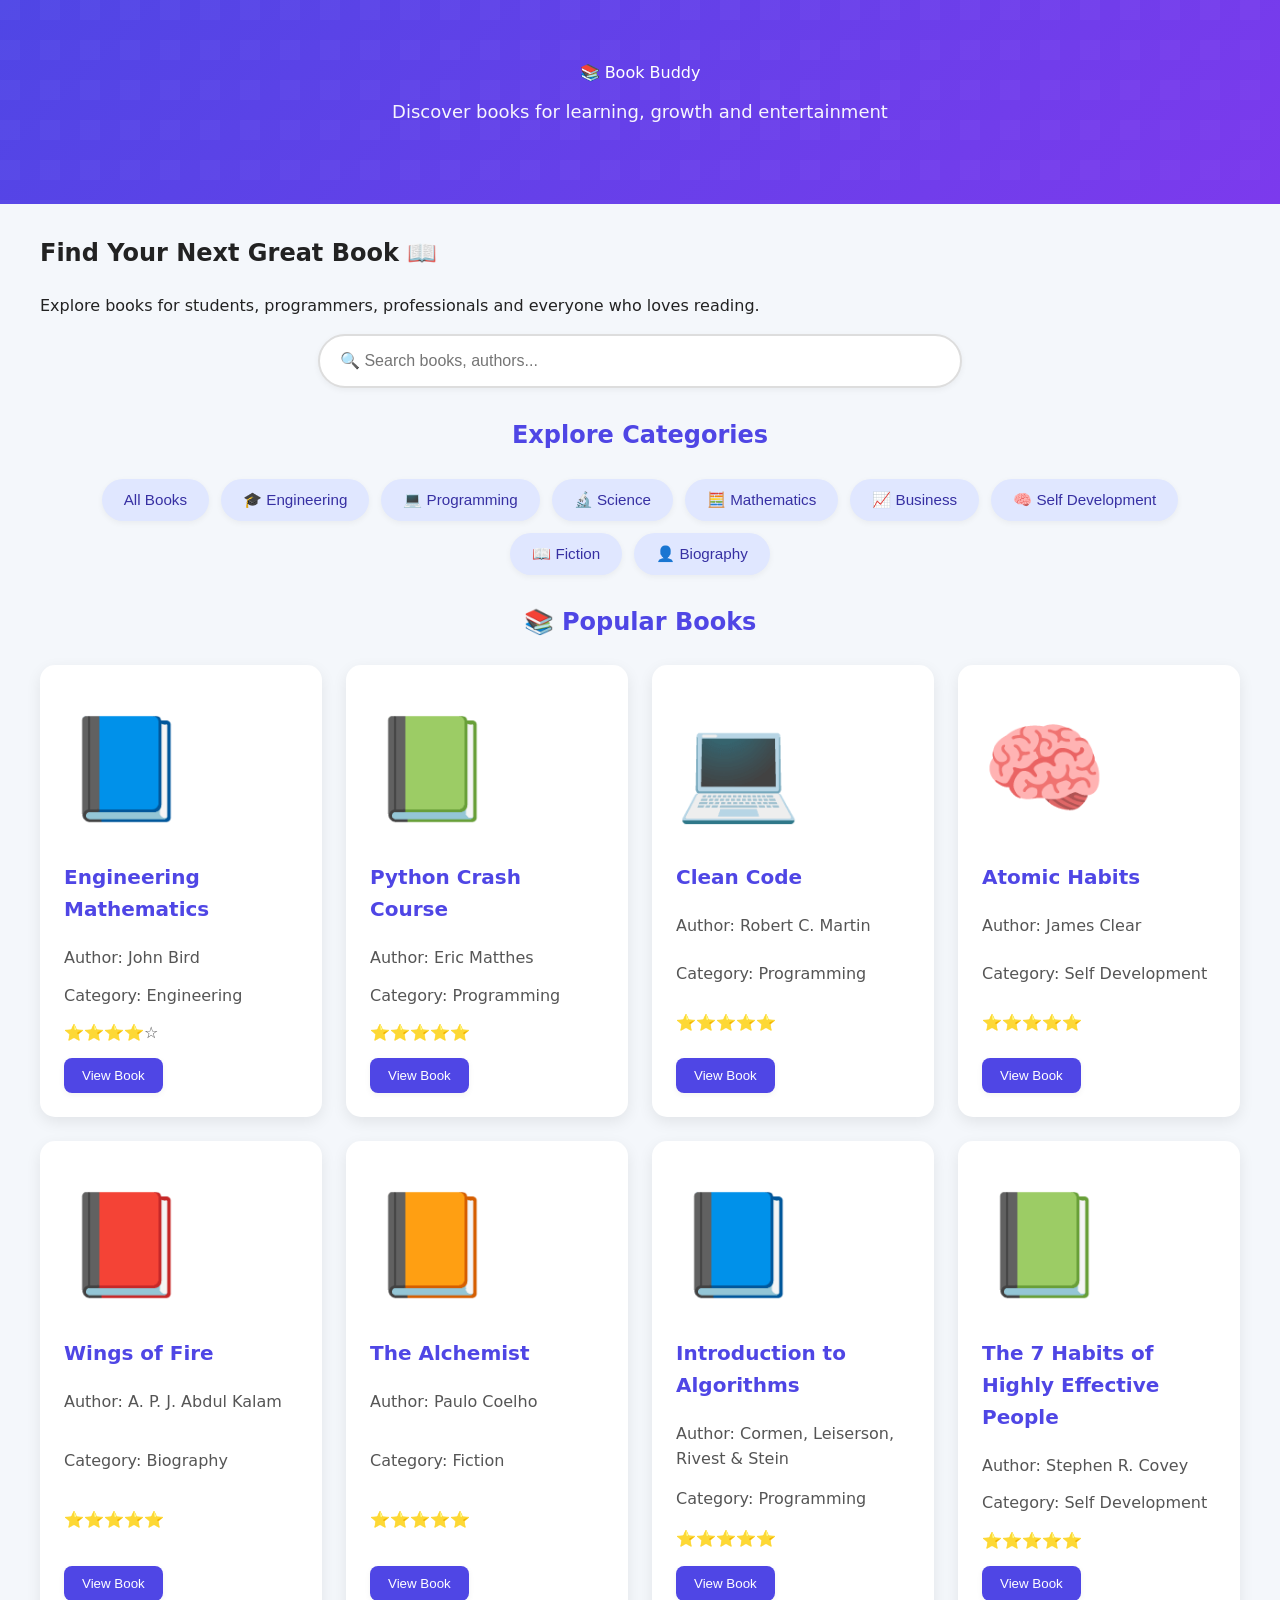
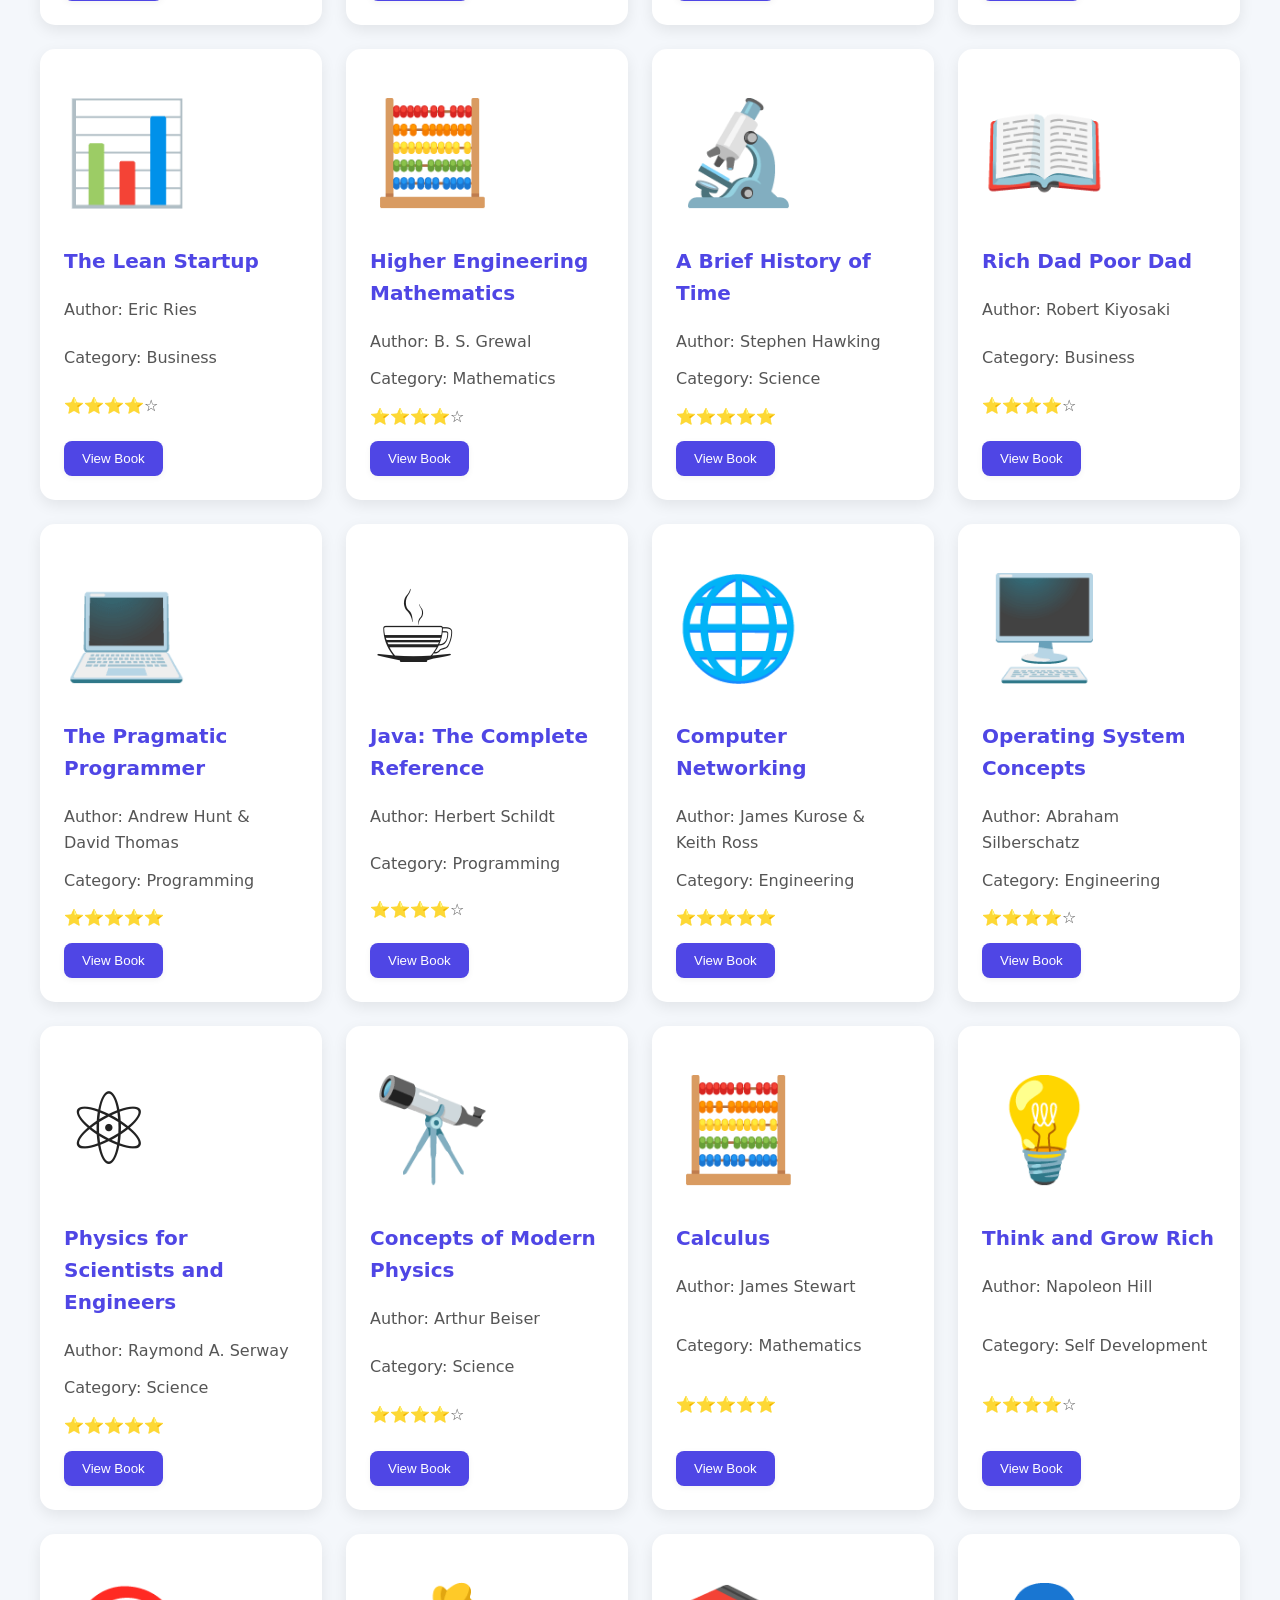
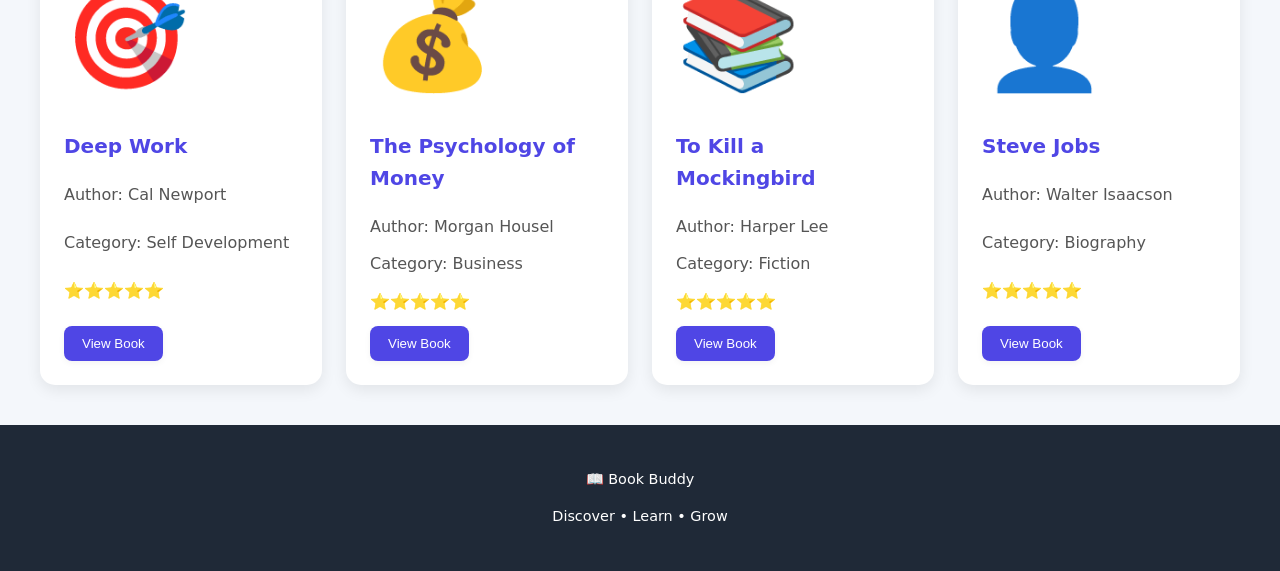
<file: index.html>
<!DOCTYPE html>

<html lang="en">

<head>

<meta charset="UTF-8">

<meta name="viewport" content="width=device-width, initial-scale=1.0">

<title>Book Buddy - Discover Your Next Book</title>

<link rel="stylesheet" href="style.css">

</head>


<body>


<!-- ================= HEADER ================= -->

<header>

    <div class="logo">
        📚 Book Buddy
    </div>

    <p>
        Discover books for learning, growth and entertainment
    </p>

</header>



<!-- ================= MAIN ================= -->

<main>


<!-- ================= HERO SECTION ================= -->

<section class="hero">

    <h1>
        Find Your Next Great Book 📖
    </h1>

    <p>
        Explore books for students, programmers, professionals
        and everyone who loves reading.
    </p>

</section>



<!-- ================= SEARCH ================= -->

<section class="search-section">

    <input
        type="text"
        id="searchBox"
        placeholder="🔍 Search books, authors..."
        onkeyup="searchBooks()"
    >

</section>



<!-- ================= CATEGORIES ================= -->

<section>

    <h2>Explore Categories</h2>


    <div class="categories">

        <button onclick="filterBooks('all')">
            All Books
        </button>

        <button onclick="filterBooks('Engineering')">
            🎓 Engineering
        </button>

        <button onclick="filterBooks('Programming')">
            💻 Programming
        </button>

        <button onclick="filterBooks('Science')">
            🔬 Science
        </button>

        <button onclick="filterBooks('Mathematics')">
            🧮 Mathematics
        </button>

        <button onclick="filterBooks('Business')">
            📈 Business
        </button>

        <button onclick="filterBooks('Self Development')">
            🧠 Self Development
        </button>

        <button onclick="filterBooks('Fiction')">
            📖 Fiction
        </button>

        <button onclick="filterBooks('Biography')">
            👤 Biography
        </button>

    </div>

</section>



<!-- ================= BOOK SECTION ================= -->

<section>

    <h2>📚 Popular Books</h2>


    <div class="books">


        <!-- ================= BOOK 1 ================= -->

        <div class="book">

            <div class="book-icon">
                📘
            </div>

            <h3>
                Engineering Mathematics
            </h3>

            <p>
                Author: John Bird
            </p>

            <p>
                Category: Engineering
            </p>

            <p class="rating">
                ⭐⭐⭐⭐☆
            </p>

            <a href="book.html?id=engineering-mathematics">
                <button>
                    View Book
                </button>
            </a>

        </div>



        <!-- ================= BOOK 2 ================= -->

        <div class="book">

            <div class="book-icon">
                📗
            </div>

            <h3>
                Python Crash Course
            </h3>

            <p>
                Author: Eric Matthes
            </p>

            <p>
                Category: Programming
            </p>

            <p class="rating">
                ⭐⭐⭐⭐⭐
            </p>

            <a href="book.html?id=python-crash-course">
                <button>
                    View Book
                </button>
            </a>

        </div>



        <!-- ================= BOOK 3 ================= -->

        <div class="book">

            <div class="book-icon">
                💻
            </div>

            <h3>
                Clean Code
            </h3>

            <p>
                Author: Robert C. Martin
            </p>

            <p>
                Category: Programming
            </p>

            <p class="rating">
                ⭐⭐⭐⭐⭐
            </p>

            <a href="book.html?id=clean-code">
                <button>
                    View Book
                </button>
            </a>

        </div>



        <!-- ================= BOOK 4 ================= -->

        <div class="book">

            <div class="book-icon">
                🧠
            </div>

            <h3>
                Atomic Habits
            </h3>

            <p>
                Author: James Clear
            </p>

            <p>
                Category: Self Development
            </p>

            <p class="rating">
                ⭐⭐⭐⭐⭐
            </p>

            <a href="book.html?id=atomic-habits">
                <button>
                    View Book
                </button>
            </a>

        </div>



        <!-- ================= BOOK 5 ================= -->

        <div class="book">

            <div class="book-icon">
                📕
            </div>

            <h3>
                Wings of Fire
            </h3>

            <p>
                Author: A. P. J. Abdul Kalam
            </p>

            <p>
                Category: Biography
            </p>

            <p class="rating">
                ⭐⭐⭐⭐⭐
            </p>

            <a href="book.html?id=wings-of-fire">
                <button>
                    View Book
                </button>
            </a>

        </div>



        <!-- ================= BOOK 6 ================= -->

        <div class="book">

            <div class="book-icon">
                📙
            </div>

            <h3>
                The Alchemist
            </h3>

            <p>
                Author: Paulo Coelho
            </p>

            <p>
                Category: Fiction
            </p>

            <p class="rating">
                ⭐⭐⭐⭐⭐
            </p>

            <a href="book.html?id=the-alchemist">
                <button>
                    View Book
                </button>
            </a>

        </div>



        <!-- ================= BOOK 7 ================= -->

        <div class="book">

            <div class="book-icon">
                📘
            </div>

            <h3>
                Introduction to Algorithms
            </h3>

            <p>
                Author: Cormen, Leiserson, Rivest & Stein
            </p>

            <p>
                Category: Programming
            </p>

            <p class="rating">
                ⭐⭐⭐⭐⭐
            </p>

            <a href="book.html?id=introduction-to-algorithms">
                <button>
                    View Book
                </button>
            </a>

        </div>



        <!-- ================= BOOK 8 ================= -->

        <div class="book">

            <div class="book-icon">
                📗
            </div>

            <h3>
                The 7 Habits of Highly Effective People
            </h3>

            <p>
                Author: Stephen R. Covey
            </p>

            <p>
                Category: Self Development
            </p>

            <p class="rating">
                ⭐⭐⭐⭐⭐
            </p>

            <a href="book.html?id=7-habits">
                <button>
                    View Book
                </button>
            </a>

        </div>



        <!-- ================= BOOK 9 ================= -->

        <div class="book">

            <div class="book-icon">
                📊
            </div>

            <h3>
                The Lean Startup
            </h3>

            <p>
                Author: Eric Ries
            </p>

            <p>
                Category: Business
            </p>

            <p class="rating">
                ⭐⭐⭐⭐☆
            </p>

            <a href="book.html?id=lean-startup">
                <button>
                    View Book
                </button>
            </a>

        </div>



        <!-- ================= BOOK 10 ================= -->

        <div class="book">

            <div class="book-icon">
                🧮
            </div>

            <h3>
                Higher Engineering Mathematics
            </h3>

            <p>
                Author: B. S. Grewal
            </p>

            <p>
                Category: Mathematics
            </p>

            <p class="rating">
                ⭐⭐⭐⭐☆
            </p>

            <a href="book.html?id=higher-engineering-mathematics">
                <button>
                    View Book
                </button>
            </a>

        </div>



        <!-- ================= BOOK 11 ================= -->

        <div class="book">

            <div class="book-icon">
                🔬
            </div>

            <h3>
                A Brief History of Time
            </h3>

            <p>
                Author: Stephen Hawking
            </p>

            <p>
                Category: Science
            </p>

            <p class="rating">
                ⭐⭐⭐⭐⭐
            </p>

            <a href="book.html?id=brief-history-of-time">
                <button>
                    View Book
                </button>
            </a>

        </div>



        <!-- ================= BOOK 12 ================= -->

        <div class="book">

            <div class="book-icon">
                📖
            </div>

            <h3>
                Rich Dad Poor Dad
            </h3>

            <p>
                Author: Robert Kiyosaki
            </p>

            <p>
                Category: Business
            </p>

            <p class="rating">
                ⭐⭐⭐⭐☆
            </p>

            <a href="book.html?id=rich-dad-poor-dad">
                <button>
                    View Book
                </button>
            </a>

        </div>



        <!-- ================================================= -->
        <!-- NEW BOOKS -->
        <!-- ================================================= -->



        <!-- ================= BOOK 13 ================= -->

        <div class="book">

            <div class="book-icon">
                💻
            </div>

            <h3>
                The Pragmatic Programmer
            </h3>

            <p>
                Author: Andrew Hunt & David Thomas
            </p>

            <p>
                Category: Programming
            </p>

            <p class="rating">
                ⭐⭐⭐⭐⭐
            </p>

            <a href="book.html?id=pragmatic-programmer">
                <button>
                    View Book
                </button>
            </a>

        </div>



        <!-- ================= BOOK 14 ================= -->

        <div class="book">

            <div class="book-icon">
                ☕
            </div>

            <h3>
                Java: The Complete Reference
            </h3>

            <p>
                Author: Herbert Schildt
            </p>

            <p>
                Category: Programming
            </p>

            <p class="rating">
                ⭐⭐⭐⭐☆
            </p>

            <a href="book.html?id=java-complete-reference">
                <button>
                    View Book
                </button>
            </a>

        </div>



        <!-- ================= BOOK 15 ================= -->

        <div class="book">

            <div class="book-icon">
                🌐
            </div>

            <h3>
                Computer Networking
            </h3>

            <p>
                Author: James Kurose & Keith Ross
            </p>

            <p>
                Category: Engineering
            </p>

            <p class="rating">
                ⭐⭐⭐⭐⭐
            </p>

            <a href="book.html?id=computer-networking">
                <button>
                    View Book
                </button>
            </a>

        </div>



        <!-- ================= BOOK 16 ================= -->

        <div class="book">

            <div class="book-icon">
                🖥️
            </div>

            <h3>
                Operating System Concepts
            </h3>

            <p>
                Author: Abraham Silberschatz
            </p>

            <p>
                Category: Engineering
            </p>

            <p class="rating">
                ⭐⭐⭐⭐☆
            </p>

            <a href="book.html?id=operating-system-concepts">
                <button>
                    View Book
                </button>
            </a>

        </div>



        <!-- ================= BOOK 17 ================= -->

        <div class="book">

            <div class="book-icon">
                ⚛️
            </div>

            <h3>
                Physics for Scientists and Engineers
            </h3>

            <p>
                Author: Raymond A. Serway
            </p>

            <p>
                Category: Science
            </p>

            <p class="rating">
                ⭐⭐⭐⭐⭐
            </p>

            <a href="book.html?id=physics-scientists-engineers">
                <button>
                    View Book
                </button>
            </a>

        </div>



        <!-- ================= BOOK 18 ================= -->

        <div class="book">

            <div class="book-icon">
                🔭
            </div>

            <h3>
                Concepts of Modern Physics
            </h3>

            <p>
                Author: Arthur Beiser
            </p>

            <p>
                Category: Science
            </p>

            <p class="rating">
                ⭐⭐⭐⭐☆
            </p>

            <a href="book.html?id=concepts-modern-physics">
                <button>
                    View Book
                </button>
            </a>

        </div>



        <!-- ================= BOOK 19 ================= -->

        <div class="book">

            <div class="book-icon">
                🧮
            </div>

            <h3>
                Calculus
            </h3>

            <p>
                Author: James Stewart
            </p>

            <p>
                Category: Mathematics
            </p>

            <p class="rating">
                ⭐⭐⭐⭐⭐
            </p>

            <a href="book.html?id=calculus">
                <button>
                    View Book
                </button>
            </a>

        </div>



        <!-- ================= BOOK 20 ================= -->

        <div class="book">

            <div class="book-icon">
                💡
            </div>

            <h3>
                Think and Grow Rich
            </h3>

            <p>
                Author: Napoleon Hill
            </p>

            <p>
                Category: Self Development
            </p>

            <p class="rating">
                ⭐⭐⭐⭐☆
            </p>

            <a href="book.html?id=think-and-grow-rich">
                <button>
                    View Book
                </button>
            </a>

        </div>



        <!-- ================= BOOK 21 ================= -->

        <div class="book">

            <div class="book-icon">
                🎯
            </div>

            <h3>
                Deep Work
            </h3>

            <p>
                Author: Cal Newport
            </p>

            <p>
                Category: Self Development
            </p>

            <p class="rating">
                ⭐⭐⭐⭐⭐
            </p>

            <a href="book.html?id=deep-work">
                <button>
                    View Book
                </button>
            </a>

        </div>



        <!-- ================= BOOK 22 ================= -->

        <div class="book">

            <div class="book-icon">
                💰
            </div>

            <h3>
                The Psychology of Money
            </h3>

            <p>
                Author: Morgan Housel
            </p>

            <p>
                Category: Business
            </p>

            <p class="rating">
                ⭐⭐⭐⭐⭐
            </p>

            <a href="book.html?id=psychology-of-money">
                <button>
                    View Book
                </button>
            </a>

        </div>



        <!-- ================= BOOK 23 ================= -->

        <div class="book">

            <div class="book-icon">
                📚
            </div>

            <h3>
                To Kill a Mockingbird
            </h3>

            <p>
                Author: Harper Lee
            </p>

            <p>
                Category: Fiction
            </p>

            <p class="rating">
                ⭐⭐⭐⭐⭐
            </p>

            <a href="book.html?id=to-kill-a-mockingbird">
                <button>
                    View Book
                </button>
            </a>

        </div>



        <!-- ================= BOOK 24 ================= -->

        <div class="book">

            <div class="book-icon">
                👤
            </div>

            <h3>
                Steve Jobs
            </h3>

            <p>
                Author: Walter Isaacson
            </p>

            <p>
                Category: Biography
            </p>

            <p class="rating">
                ⭐⭐⭐⭐⭐
            </p>

            <a href="book.html?id=steve-jobs">
                <button>
                    View Book
                </button>
            </a>

        </div>


    </div>

</section>


</main>



<!-- ================= FOOTER ================= -->

<footer>

    <p>
        📖 Book Buddy
    </p>

    <p>
        Discover • Learn • Grow
    </p>

</footer>



<script src="script.js"></script>

</body>

</html>
</file>
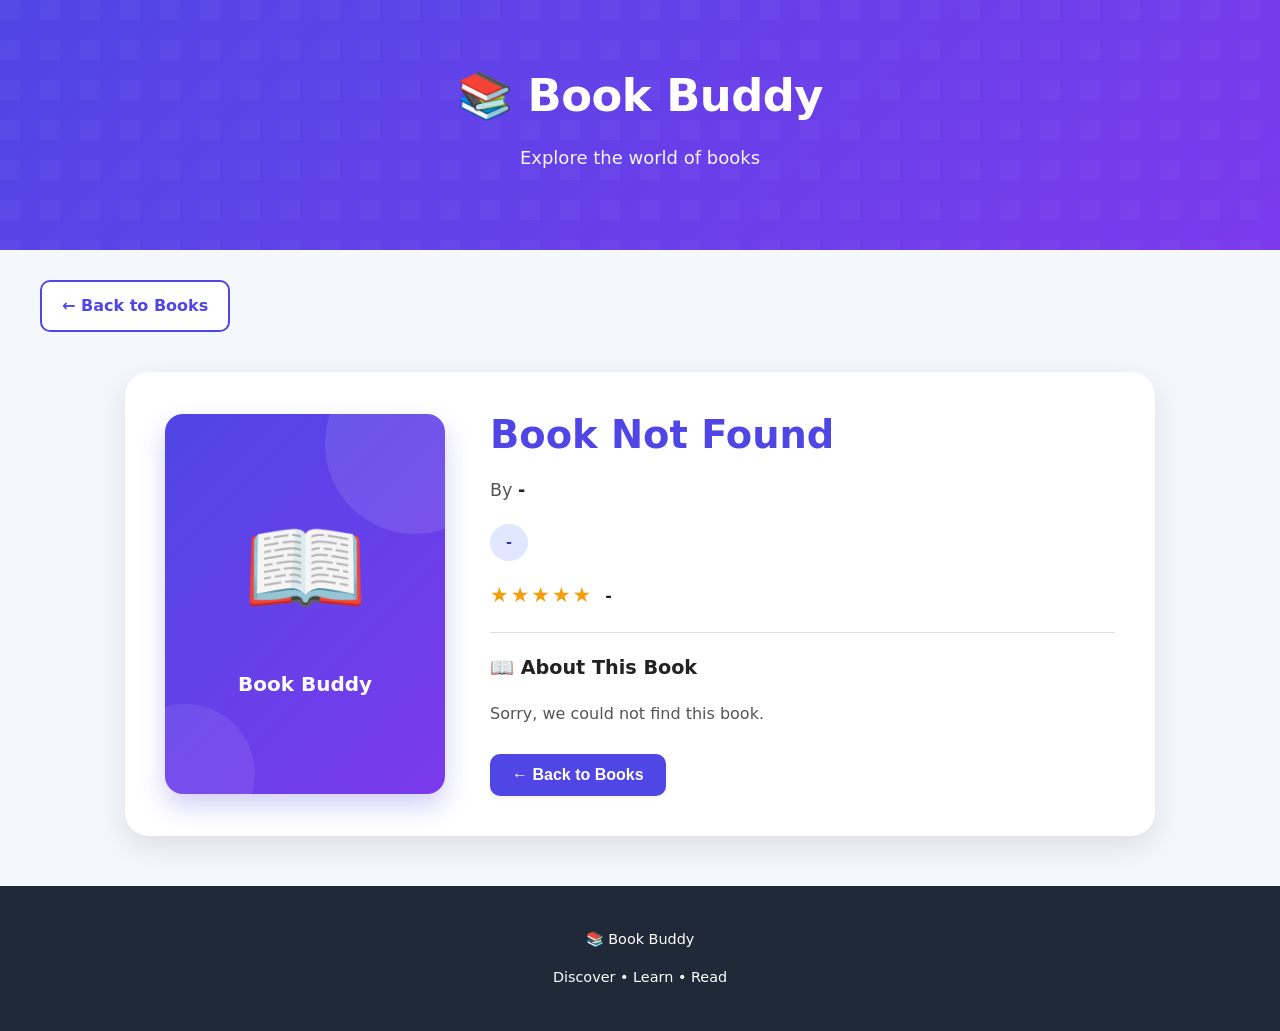
<file: book.html>
<!DOCTYPE html>
<html lang="en">

<head>
    <meta charset="UTF-8">
    <meta name="viewport" content="width=device-width, initial-scale=1.0">

    <title>Book Details - Book Buddy</title>

    <link rel="stylesheet" href="style.css">
</head>

<body>

    <!-- Header -->
    <header>
        <h1>📚 Book Buddy</h1>
        <p>Explore the world of books</p>
    </header>

    <main>

        <!-- Back Button -->
        <a href="index.html" class="back-button">
            ← Back to Books
        </a>

        <!-- Book Details Card -->
        <div class="book-details">

            <!-- Book Cover -->
            <div class="book-cover">
                <div class="book-icon">📖</div>
                <p>Book Buddy</p>
            </div>

            <!-- Book Information -->
            <div class="book-info">

                <h2 id="bookTitle">Loading...</h2>

                <p class="author">
                    By <span id="bookAuthor">Loading...</span>
                </p>

                <!-- Category -->
                <span class="category-badge" id="bookCategory">
                    Loading...
                </span>

                <!-- Rating -->
                <div class="rating-box">
                    <span class="stars">★★★★★</span>
                    <span id="bookRating">4.5</span>
                </div>

                <hr>

                <!-- Description -->
                <h3>📖 About This Book</h3>

                <p id="bookDescription" class="description">
                    Loading book description...
                </p>

                <!-- Action Buttons -->
                <div class="book-actions">
                    <button onclick="goBack()" class="primary-button">
                        ← Back to Books
                    </button>
                </div>

            </div>

        </div>

    </main>

    <!-- Footer -->
    <footer>
        <p>📚 Book Buddy</p>
        <p>Discover • Learn • Read</p>
    </footer>

    <script src="script.js"></script>

</body>

</html>
</file>
<file: style.css>
:root {
    --primary: #4f46e5;
    --primary-dark: #3730a3;
    --primary-light: #e0e7ff;
    --accent: #7c3aed;
    --background: #f4f7fb;
    --card-bg: #ffffff;
    --text: #222222;
    --text-muted: #555555;
    --border: #dddddd;

    --shadow-sm: 0 2px 6px rgba(0,0,0,0.05);
    --shadow-md: 0 5px 15px rgba(0,0,0,0.08);
    --shadow-lg: 0 10px 25px rgba(0,0,0,0.12);

    --radius-sm: 8px;
    --radius-md: 15px;
    --radius-lg: 30px;

    --transition: 0.2s ease;

    --font-sans: system-ui, -apple-system, BlinkMacSystemFont,
        'Segoe UI', Roboto, 'Helvetica Neue', Arial, sans-serif;
}


/* ================= BODY ================= */

body {
    font-family: var(--font-sans);
    margin: 0;
    background: var(--background);
    color: var(--text);
    line-height: 1.6;
}


/* ================= HEADER ================= */

header {
    background: linear-gradient(
        135deg,
        var(--primary),
        var(--accent)
    );

    color: white;
    text-align: center;

    padding: 60px 20px;

    position: relative;
    overflow: hidden;
}

header::before {
    content: "";

    position: absolute;

    inset: 0;

    background: url('data:image/svg+xml,<svg xmlns="http://www.w3.org/2000/svg" width="40" height="40" viewBox="0 0 40 40"><rect width="20" height="20" fill="%23ffffff" fill-opacity="0.05"/></svg>');

    opacity: 0.5;
}

header h1 {
    margin: 0;

    font-size: 2.8rem;

    font-weight: 700;

    letter-spacing: -0.5px;

    position: relative;
}

header p {
    font-size: 1.125rem;

    margin-top: 12px;

    opacity: 0.95;

    position: relative;
}


/* ================= MAIN ================= */

main {
    max-width: 1200px;

    margin: 30px auto;

    padding: 0 20px;
}

h2 {
    text-align: center;

    color: var(--primary);

    margin-bottom: 24px;

    font-weight: 600;
}


/* ================= SEARCH ================= */

#searchBox {
    display: block;

    width: 80%;

    max-width: 600px;

    margin: 0 auto 28px;

    padding: 16px 20px;

    border: 2px solid var(--border);

    border-radius: var(--radius-lg);

    font-size: 1rem;

    outline: none;

    background: var(--card-bg);

    transition: var(--transition);

    box-shadow: var(--shadow-sm);
}

#searchBox:focus {
    border-color: var(--primary);

    box-shadow:
        0 0 0 3px rgba(79, 70, 229, 0.2);
}


/* ================= CATEGORIES ================= */

.categories {
    display: flex;

    justify-content: center;

    flex-wrap: wrap;

    gap: 12px;

    margin-bottom: 28px;
}

.categories button {
    padding: 12px 22px;

    border: none;

    border-radius: var(--radius-lg);

    background: var(--primary-light);

    color: var(--primary-dark);

    cursor: pointer;

    font-size: 0.95rem;

    font-weight: 500;

    transition: var(--transition);

    box-shadow: var(--shadow-sm);
}

.categories button:hover {
    background: var(--primary);

    color: white;

    transform: translateY(-2px);

    box-shadow: var(--shadow-md);
}

.categories button:active {
    transform: translateY(0);
}


/* ================= BOOK GRID ================= */

.books {
    display: grid;

    grid-template-columns:
        repeat(auto-fit, minmax(260px, 1fr));

    gap: 24px;
}


/* ================= BOOK CARD ================= */

.book {
    background: var(--card-bg);

    padding: 24px;

    border-radius: var(--radius-md);

    box-shadow: var(--shadow-md);

    transition: var(--transition);

    display: flex;

    flex-direction: column;

    gap: 12px;

    position: relative;

    overflow: hidden;
}

.book:hover {
    transform: translateY(-4px) scale(1.02);

    box-shadow: var(--shadow-lg);
}

.book::before {
    content: "";

    position: absolute;

    inset: 0;

    left: -100%;

    top: 0;

    height: 100%;

    width: 100%;

    background:
        linear-gradient(
            90deg,
            transparent,
            rgba(79,70,229,0.08),
            transparent
        );

    transition: left 0.6s;
}

.book:hover::before {
    left: 100%;
}

.book h3 {
    color: var(--primary);

    margin: 0 0 8px 0;

    font-size: 1.25rem;

    font-weight: 600;
}

.book p {
    color: var(--text-muted);

    margin: 0;

    flex-grow: 1;
}


/* ================= BOOK BUTTON ================= */

.book button {
    align-self: flex-start;

    background: var(--primary);

    color: white;

    border: none;

    padding: 10px 18px;

    border-radius: var(--radius-sm);

    cursor: pointer;

    font-weight: 500;

    transition: var(--transition);

    box-shadow: var(--shadow-sm);
}

.book button:hover {
    background: var(--primary-dark);

    transform: translateY(-2px);

    box-shadow: var(--shadow-md);
}

.book button:active {
    transform: translateY(0);
}


/* ================================================= */
/* BOOK DETAILS PAGE */
/* ================================================= */

.book-details {
    max-width: 950px;

    margin: 30px auto 50px;

    padding: 40px;

    background: white;

    border-radius: 24px;

    box-shadow:
        0 10px 30px rgba(0, 0, 0, 0.10);

    display: grid;

    grid-template-columns: 280px 1fr;

    gap: 45px;

    align-items: center;
}


/* ================= BOOK COVER ================= */

.book-cover {
    height: 380px;

    border-radius: 18px;

    background:
        linear-gradient(
            135deg,
            #4f46e5,
            #7c3aed
        );

    color: white;

    display: flex;

    flex-direction: column;

    align-items: center;

    justify-content: center;

    box-shadow:
        0 12px 25px rgba(79, 70, 229, 0.25);

    position: relative;

    overflow: hidden;
}


/* Decorative Circle 1 */

.book-cover::before {
    content: "";

    position: absolute;

    width: 180px;

    height: 180px;

    border-radius: 50%;

    background: rgba(255, 255, 255, 0.10);

    top: -60px;

    right: -60px;
}


/* Decorative Circle 2 */

.book-cover::after {
    content: "";

    position: absolute;

    width: 140px;

    height: 140px;

    border-radius: 50%;

    background: rgba(255, 255, 255, 0.08);

    bottom: -50px;

    left: -50px;
}


/* Book Icon */

.book-icon {
    font-size: 100px;

    position: relative;

    z-index: 1;
}

.book-cover p {
    font-size: 20px;

    font-weight: 600;

    margin-top: 20px;

    position: relative;

    z-index: 1;
}


/* ================= BOOK INFORMATION ================= */

.book-info h2 {
    font-size: 2.4rem;

    color: var(--primary);

    margin: 0 0 8px;

    line-height: 1.2;

    text-align: left;
}


/* Author */

.author {
    font-size: 1.1rem;

    color: var(--text-muted);

    margin-bottom: 20px;
}

.author span {
    font-weight: 600;

    color: var(--text);
}


/* ================= CATEGORY BADGE ================= */

.category-badge {
    display: inline-block;

    padding: 7px 16px;

    border-radius: 30px;

    background: var(--primary-light);

    color: var(--primary-dark);

    font-size: 0.9rem;

    font-weight: 600;

    margin-bottom: 18px;
}


/* ================= RATING ================= */

.rating-box {
    display: flex;

    align-items: center;

    gap: 12px;

    margin-bottom: 20px;
}

.stars {
    color: #f59e0b;

    font-size: 1.3rem;

    letter-spacing: 2px;
}

#bookRating {
    font-weight: 600;

    color: var(--text);
}


/* ================= DIVIDER ================= */

.book-info hr {
    border: none;

    border-top: 1px solid var(--border);

    margin: 20px 0;
}


/* ================= DESCRIPTION ================= */

.book-info h3 {
    color: var(--text);

    margin-bottom: 8px;

    font-size: 1.2rem;
}

.description {
    color: var(--text-muted);

    font-size: 1rem;

    line-height: 1.8;

    margin-bottom: 25px;
}


/* ================= ACTION BUTTON ================= */

.book-actions {
    margin-top: 20px;
}

.primary-button {
    background: var(--primary);

    color: white;

    border: none;

    padding: 12px 22px;

    border-radius: 10px;

    cursor: pointer;

    font-size: 1rem;

    font-weight: 600;

    transition: 0.2s ease;

    box-shadow: var(--shadow-sm);
}

.primary-button:hover {
    background: var(--primary-dark);

    transform: translateY(-2px);

    box-shadow: var(--shadow-md);
}


/* ================= BACK BUTTON ================= */

.back-button {
    display: inline-block;

    margin-bottom: 10px;

    padding: 11px 20px;

    background: white;

    color: var(--primary);

    border: 2px solid var(--primary);

    text-decoration: none;

    border-radius: 10px;

    font-weight: 600;

    transition: 0.2s ease;
}

.back-button:hover {
    background: var(--primary);

    color: white;

    transform: translateX(-3px);
}


/* ================= FOOTER ================= */

footer {
    background: #1f2937;

    color: white;

    text-align: center;

    padding: 28px 20px;

    margin-top: 40px;

    font-size: 0.9rem;
}

footer a {
    color: var(--primary-light);

    text-decoration: none;

    margin: 0 6px;
}

footer a:hover {
    text-decoration: underline;
}


/* ================================================= */
/* MOBILE DESIGN */
/* ================================================= */

@media (max-width: 700px) {

    header h1 {
        font-size: 2.2rem;
    }

    header p {
        font-size: 1rem;
    }

    #searchBox {
        width: 90%;

        padding: 14px 16px;
    }

    main {
        padding: 0 12px;
    }

    .categories button {
        padding: 10px 16px;

        font-size: 0.9rem;
    }


    /* Book Details */

    .book-details {
        grid-template-columns: 1fr;

        padding: 25px;

        gap: 30px;
    }

    .book-cover {
        height: 300px;

        max-width: 250px;

        width: 100%;

        margin: auto;
    }

    .book-icon {
        font-size: 80px;
    }

    .book-info {
        text-align: center;
    }

    .book-info h2 {
        font-size: 1.8rem;

        text-align: center;
    }

    .rating-box {
        justify-content: center;
    }

    .book-actions {
        text-align: center;
    }

    .back-button {
        margin-left: 5px;
    }
}
</file>
